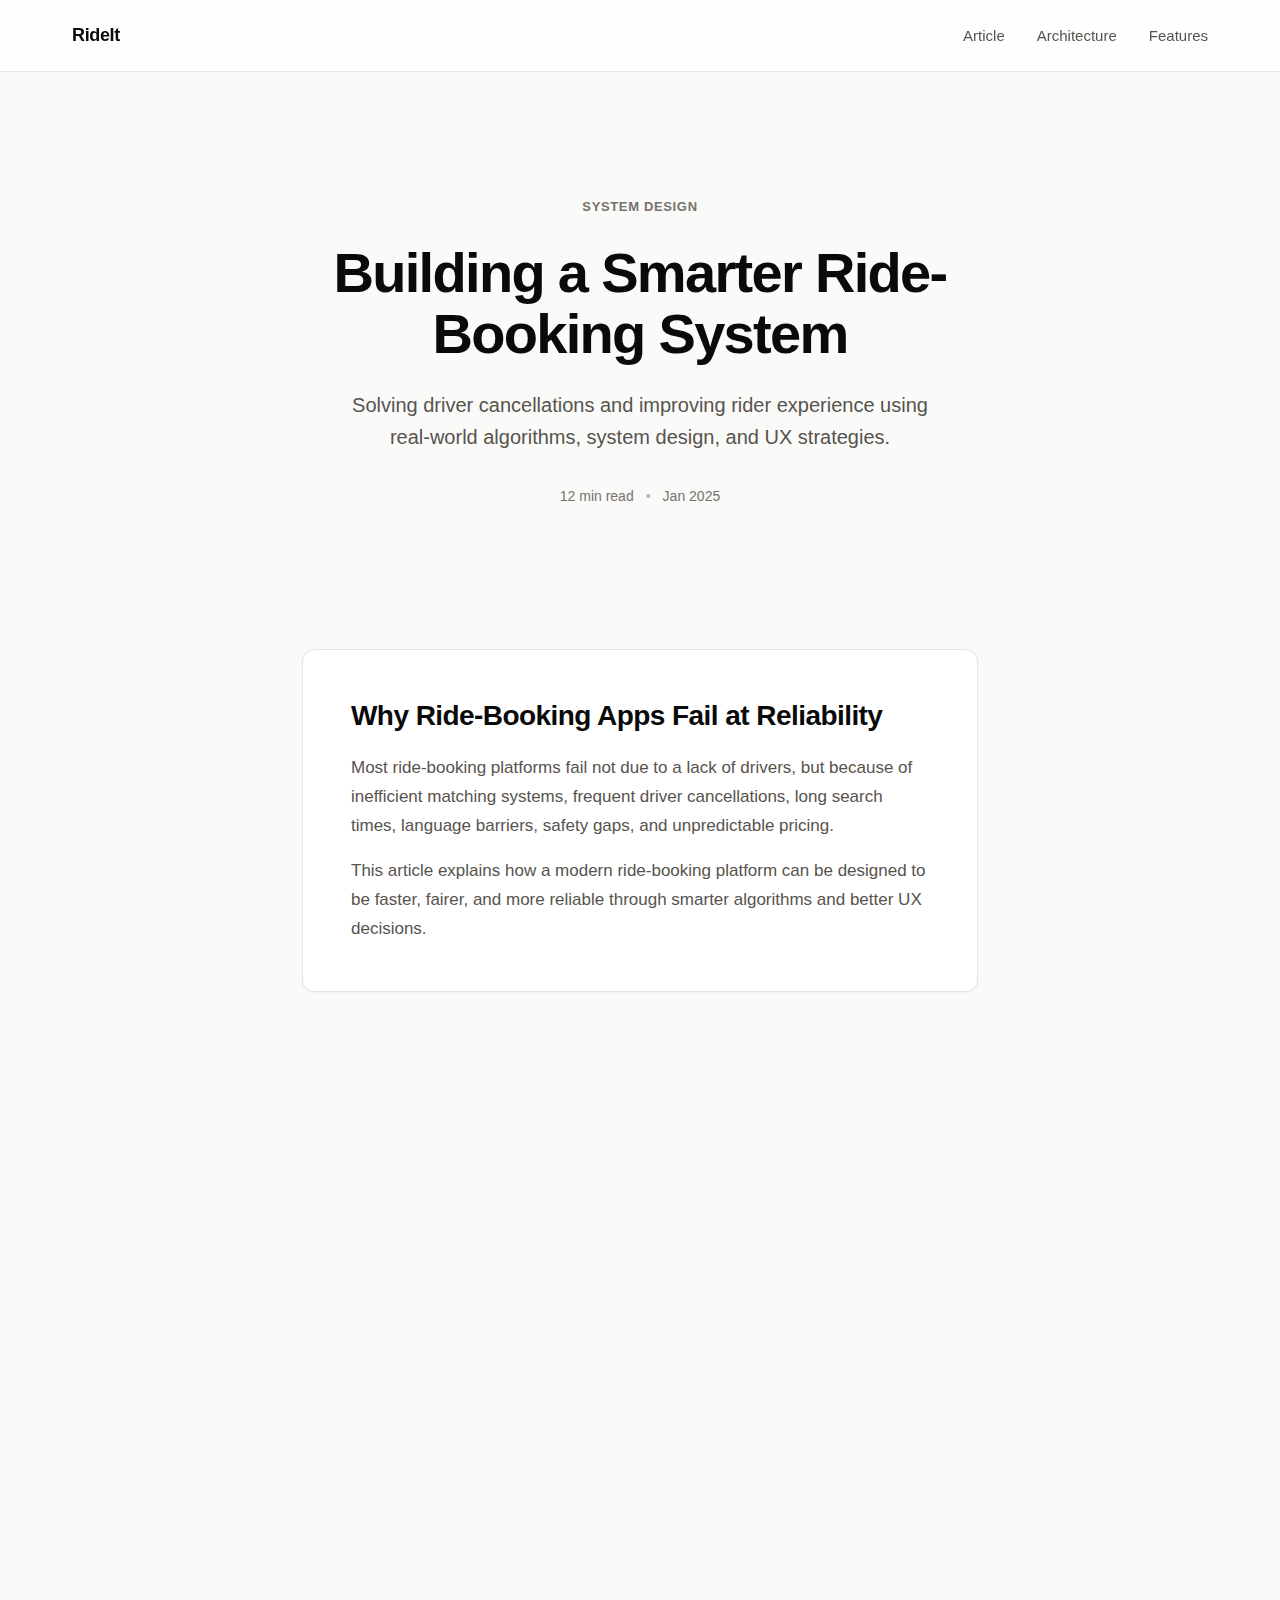
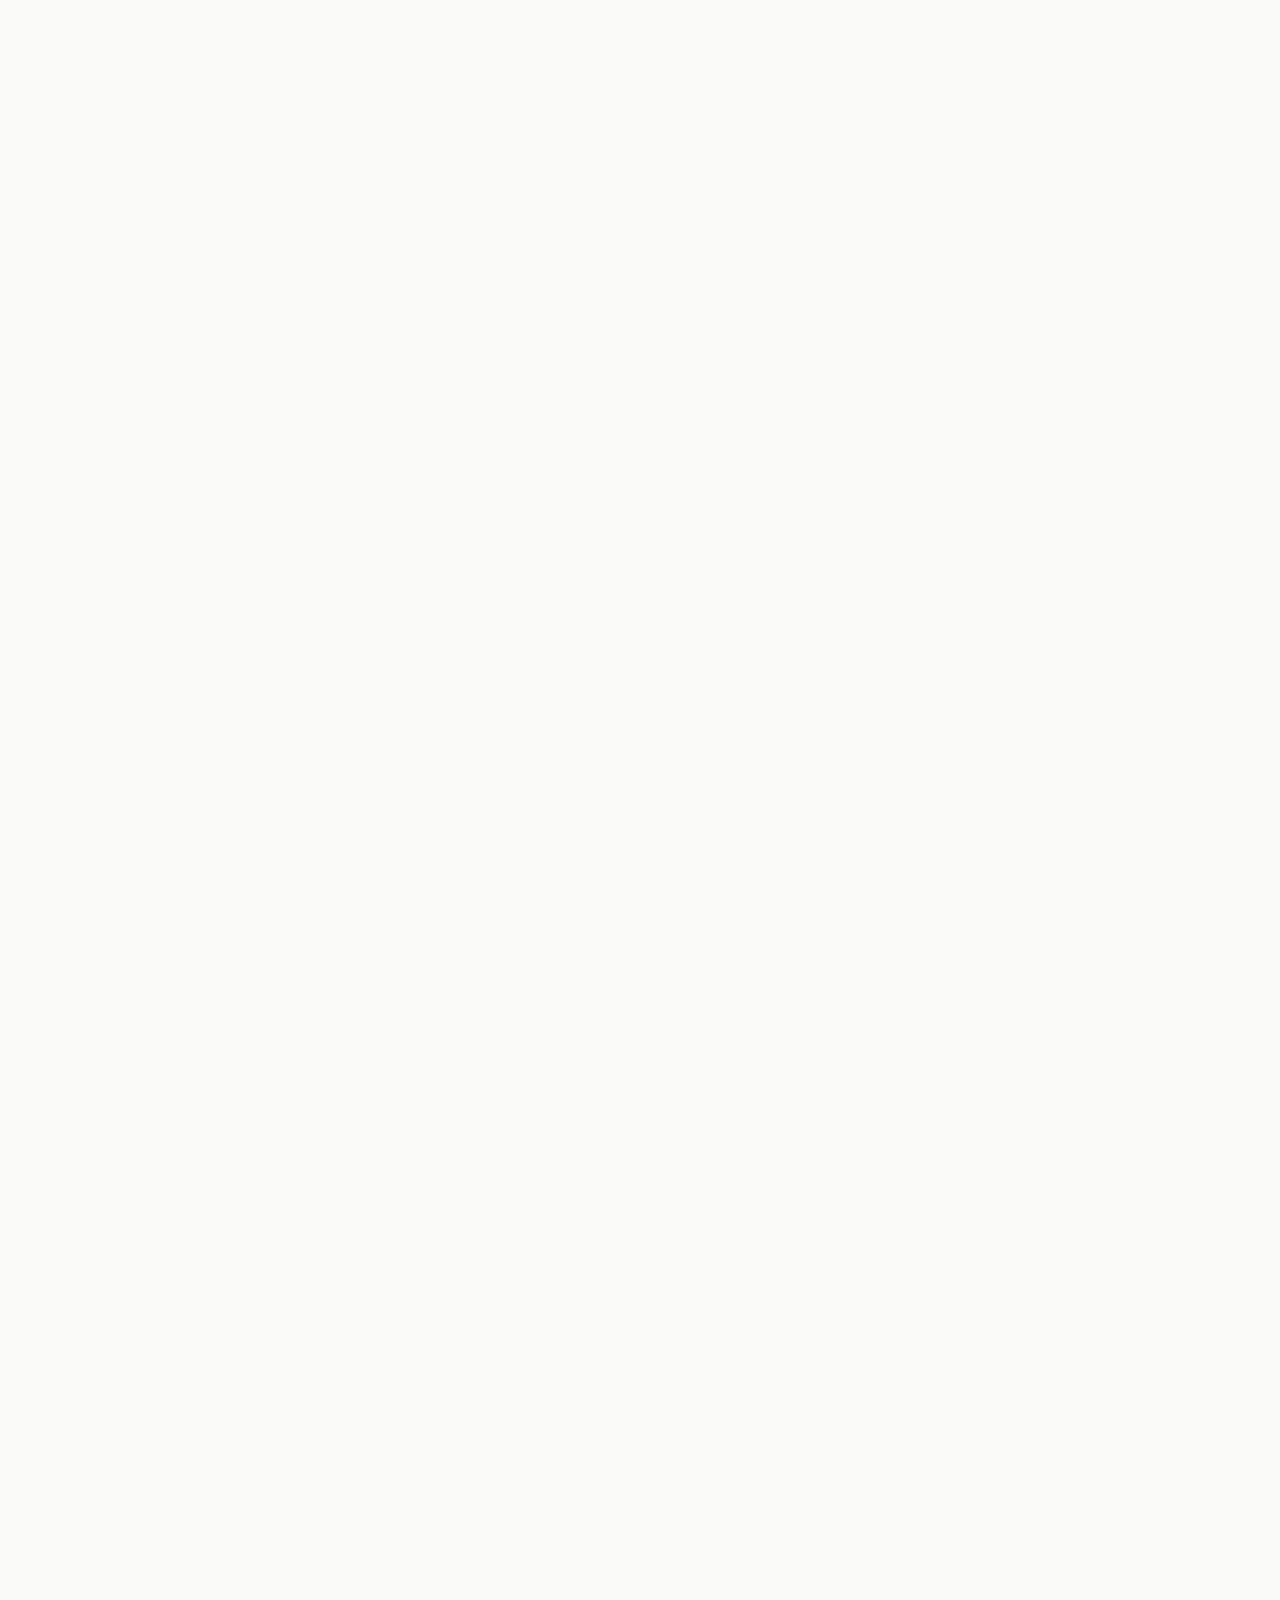
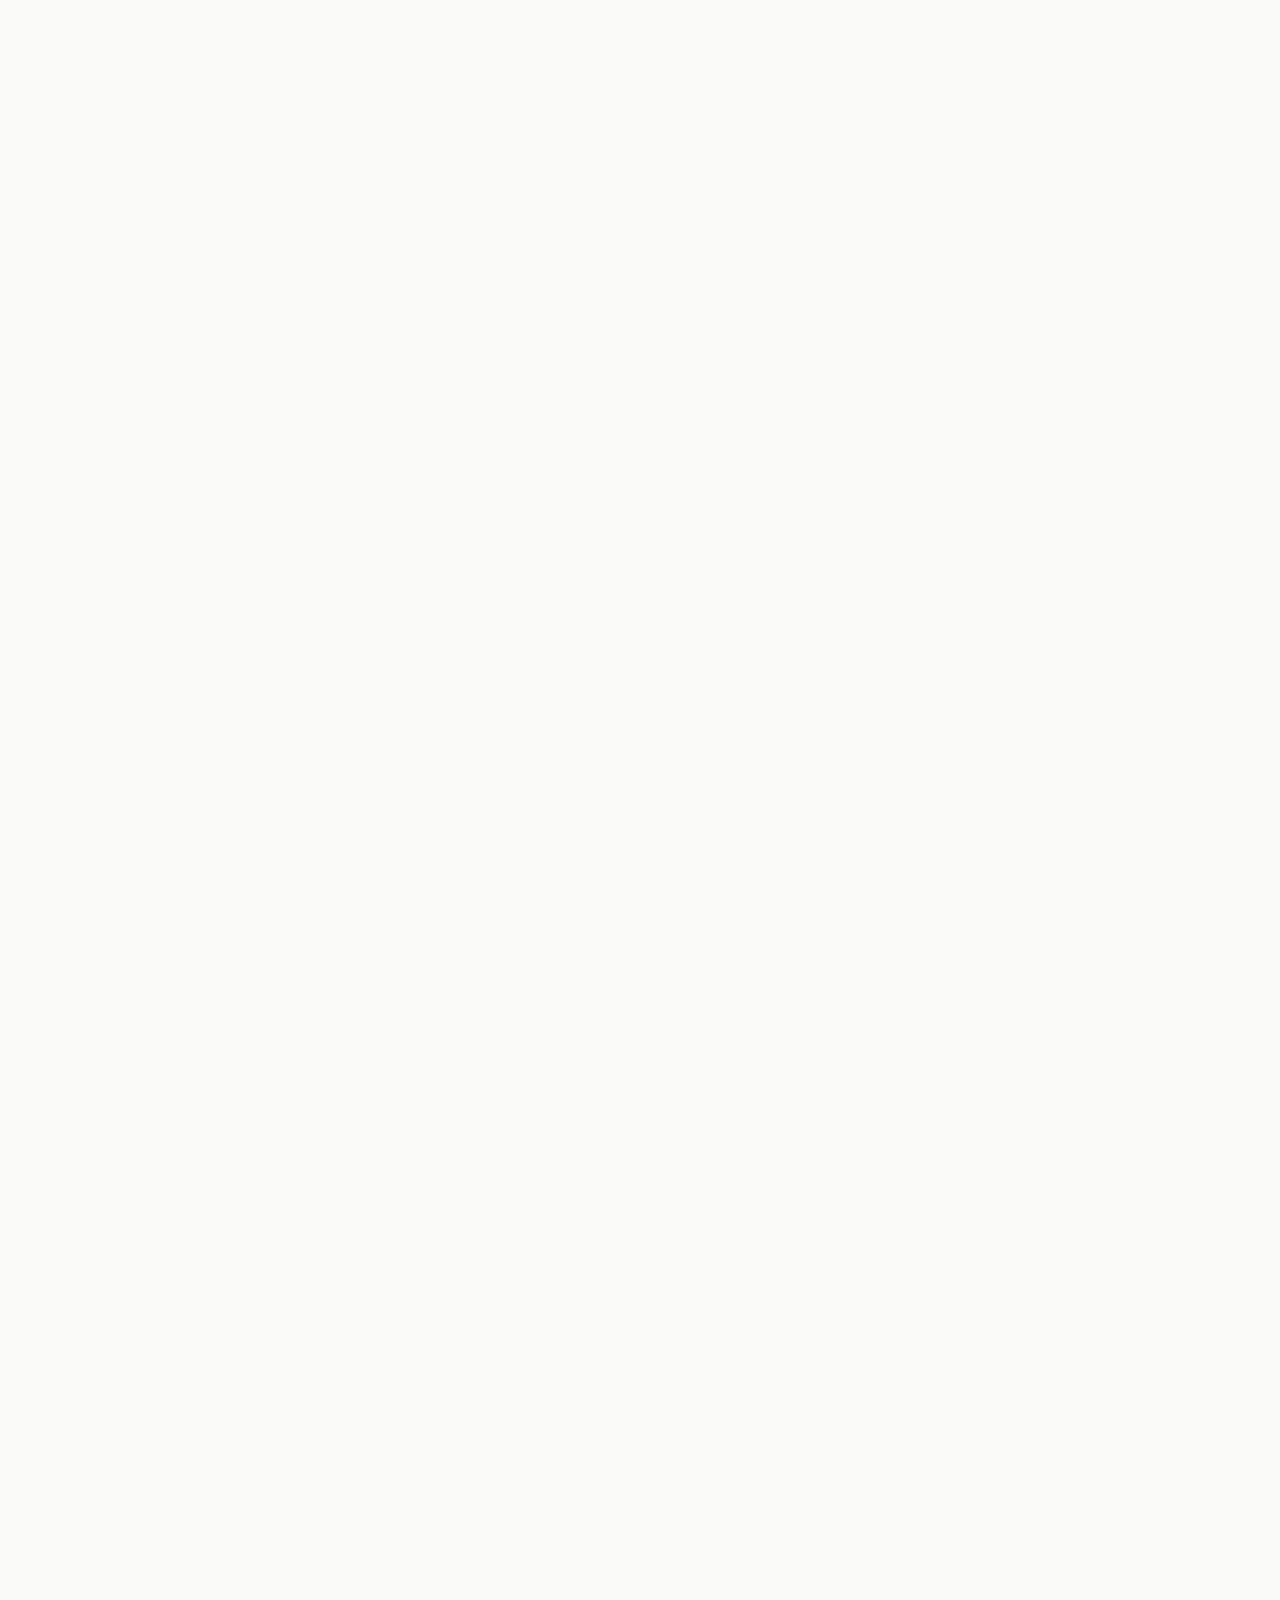
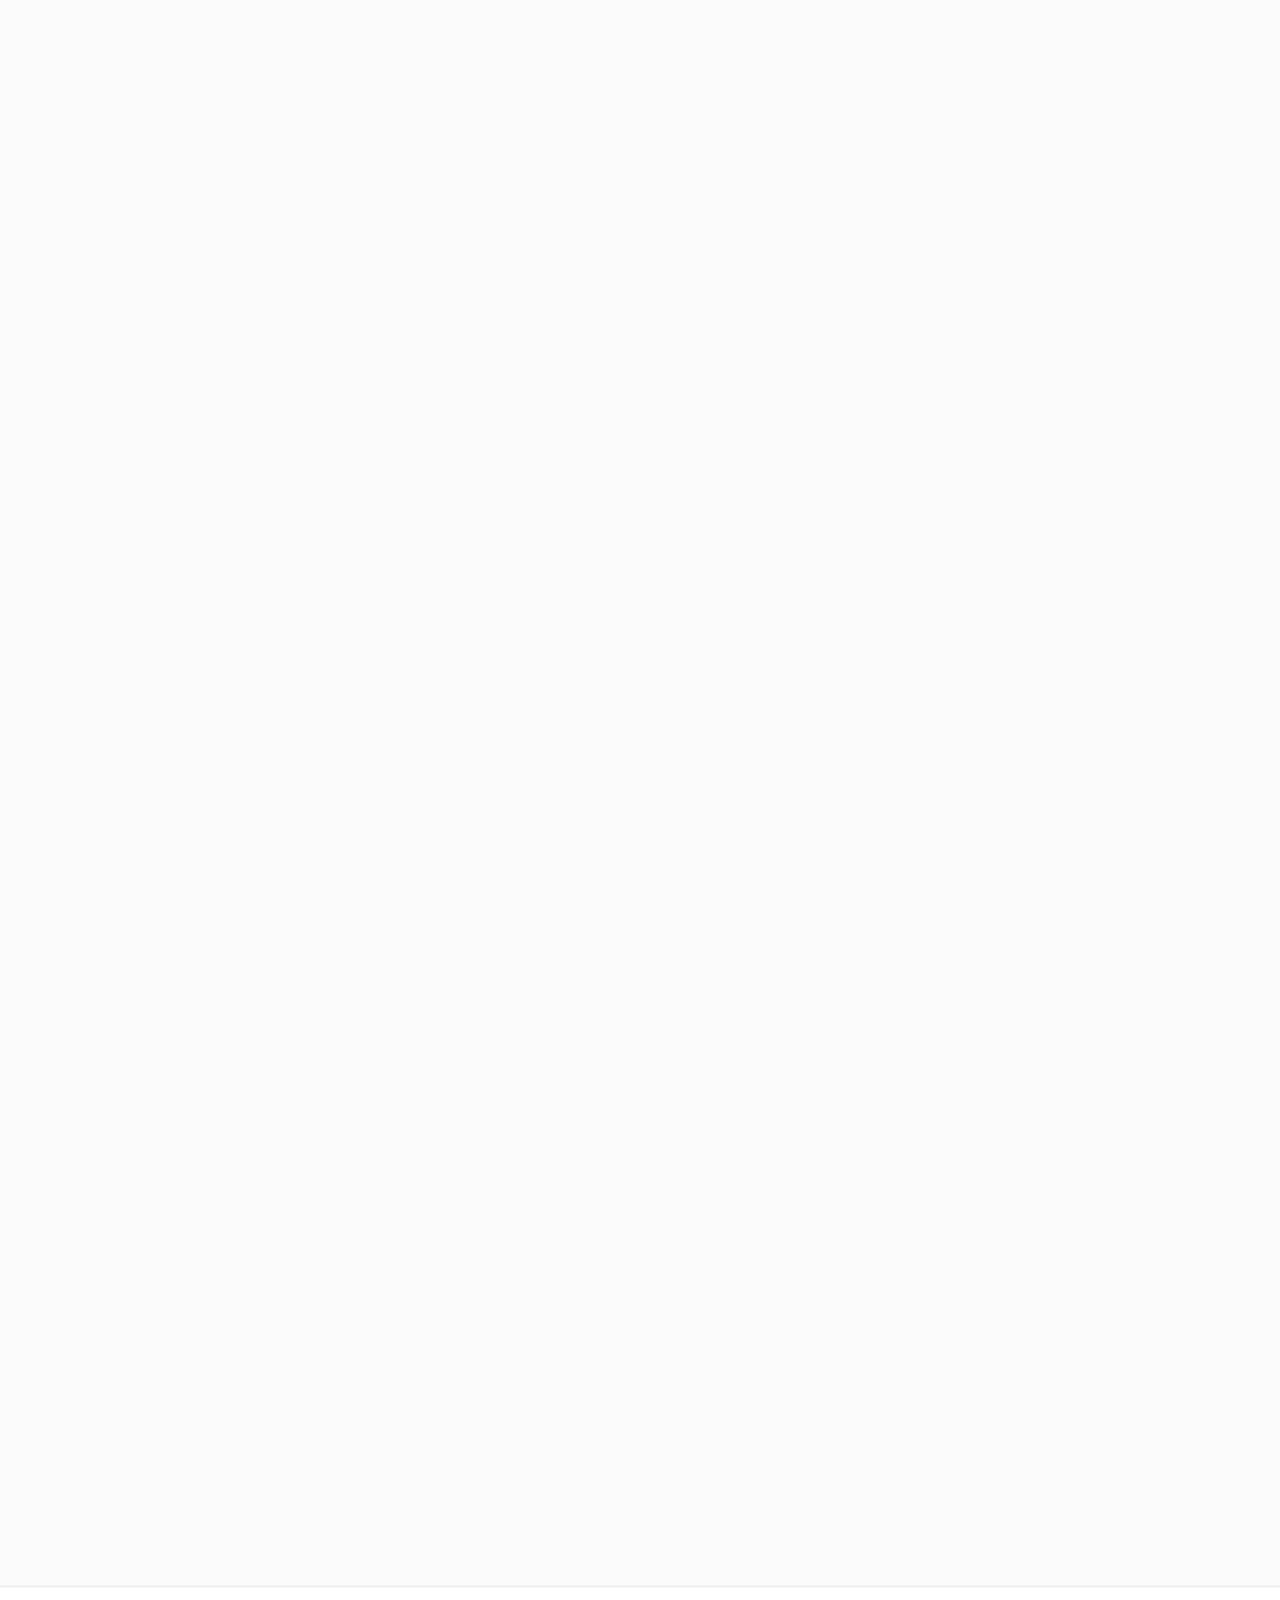
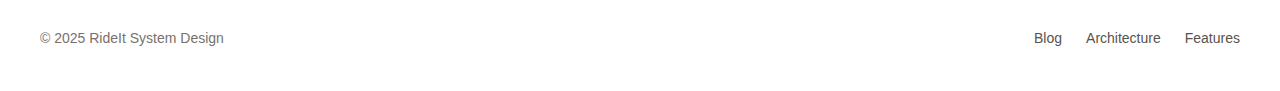
<file: index.html>
<!DOCTYPE html>
<html lang="en">
<head>
  <meta charset="UTF-8" />
  <meta name="viewport" content="width=device-width, initial-scale=1.0"/>
  <title>Smart Ride-Booking System Design</title>
  <meta name="description" content="Designing a reliable ride-booking system with smart matching, fair pricing, instant driver swap, and better UX.">
  <link rel="stylesheet" href="styles.css">
</head>
<body>

<!-- NAVBAR -->
<nav class="nav reveal">
  <div class="nav-container">
    <div class="logo">RideIt</div>
    <div class="nav-links">
      <a href="#blog">Article</a>
      <a href="#architecture">Architecture</a>
      <a href="#features">Features</a>
    </div>
  </div>
</nav>

<!-- HERO -->
<header class="hero reveal" id="hero">
  <div class="hero-container">
    <div class="hero-label">System Design</div>
    <h1 class="hero-title">Building a Smarter Ride-Booking System</h1>
    <p class="hero-subtitle">
      Solving driver cancellations and improving rider experience using
      real-world algorithms, system design, and UX strategies.
    </p>
    <div class="hero-meta">
      <span>12 min read</span>
      <span class="separator">•</span>
      <span>Jan 2025</span>
    </div>
  </div>
</header>

<!-- MAIN CONTENT -->
<main class="container" id="blog">

<!-- INTRO -->
<section class="card reveal">
  <h2>Why Ride-Booking Apps Fail at Reliability</h2>
  <p>
    Most ride-booking platforms fail not due to a lack of drivers, but because of
    inefficient matching systems, frequent driver cancellations, long search
    times, language barriers, safety gaps, and unpredictable pricing.
  </p>
  <p>
    This article explains how a modern ride-booking platform can be designed to
    be faster, fairer, and more reliable through smarter algorithms and better
    UX decisions.
  </p>
</section>

<!-- ARCHITECTURE -->
<section class="card reveal" id="architecture">
  <h2>High-Level System Architecture</h2>

  <div class="architecture">
    <div class="arch-node">
      <div class="arch-icon">📱</div>
      <div class="arch-label">Mobile App</div>
    </div>
    <div class="arch-arrow">↓</div>
    <div class="arch-node">
      <div class="arch-icon">🚪</div>
      <div class="arch-label">API Gateway</div>
    </div>
    <div class="arch-arrow">↓</div>
    <div class="arch-node highlight">
      <div class="arch-icon">⚡</div>
      <div class="arch-label">Matching Engine</div>
      <div class="arch-tech">Redis</div>
    </div>
    <div class="arch-arrow">↓</div>
    <div class="arch-node">
      <div class="arch-icon">🗄</div>
      <div class="arch-label">Ride & Pricing Service</div>
    </div>
    <div class="arch-arrow">↓</div>
    <div class="arch-node">
      <div class="arch-icon">🔔</div>
      <div class="arch-label">Notification & Chat</div>
    </div>
  </div>

  <p class="note">
    Redis enables ultra-fast real-time matching, while event-driven services
    ensure cancellations, swaps, and updates happen instantly.
  </p>
</section>

<!-- FEATURES -->
<section class="card reveal" id="features">
  <div class="feature-header">
    <div class="feature-icon">🚗</div>
    <h2>Smart Matching & Lock-In System</h2>
  </div>
  <p>
    Drivers accepting rides and cancelling later is one of the biggest trust
    breakers. A two-phase lock-in system ensures commitment.
  </p>

  <div class="feature-list">
    <div class="feature-item">
      <div class="feature-number">1</div>
      <div>
        <strong>Soft Lock</strong>
        <p>Driver confirms availability</p>
      </div>
    </div>
    <div class="feature-item">
      <div class="feature-number">2</div>
      <div>
        <strong>Hard Lock</strong>
        <p>Driver is locked and cannot accept other rides</p>
      </div>
    </div>
    <div class="feature-item">
      <div class="feature-number">3</div>
      <div>
        <strong>Confirmation Window</strong>
        <p>No response results in penalties</p>
      </div>
    </div>
  </div>

  <div class="flow-diagram">
    <div class="flow-step">SEARCH</div>
    <div class="flow-arrow">→</div>
    <div class="flow-step">OFFERED</div>
    <div class="flow-arrow">→</div>
    <div class="flow-step active">LOCKED</div>
    <div class="flow-arrow">→</div>
    <div class="flow-step">ONGOING</div>
  </div>

  <div class="callout">
    <div class="callout-icon">💡</div>
    <div>
      <strong>UX Insight</strong>
      <p>Showing "Driver confirming…" feels faster than a loading spinner.</p>
    </div>
  </div>

  <button class="btn-code" onclick="toggleCode('code1')">
    <span>View Algorithm</span>
    <svg width="16" height="16" viewBox="0 0 16 16" fill="none">
      <path d="M4 6L8 10L12 6" stroke="currentColor" stroke-width="2" stroke-linecap="round"/>
    </svg>
  </button>
  <pre id="code1" class="code"><code>matchDriver(ride):
  drivers = nearby drivers sorted by score
  for driver in drivers:
    send offer
    wait 7 seconds
    if accepted:
      lock driver
      if confirmed:
        start ride
      else:
        penalize driver</code></pre>
</section>

<section class="card reveal">
  <div class="feature-header">
    <div class="feature-icon">🚫</div>
    <h2>Auto-Removing Frequent Cancel Drivers</h2>
  </div>
  <p>
    Cancellation control should protect platform quality, not punish drivers.
    Repeated cancellations automatically reduce priority or trigger suspension.
  </p>

  <div class="table-container">
    <table>
      <thead>
        <tr>
          <th>Cancellation Rate</th>
          <th>System Action</th>
        </tr>
      </thead>
      <tbody>
        <tr>
          <td>&lt; 5%</td>
          <td><span class="badge success">Normal access</span></td>
        </tr>
        <tr>
          <td>5–10%</td>
          <td><span class="badge warning">Warning issued</span></td>
        </tr>
        <tr>
          <td>10–20%</td>
          <td><span class="badge alert">Reduced priority</span></td>
        </tr>
        <tr>
          <td>&gt; 20%</td>
          <td><span class="badge danger">Temporary suspension</span></td>
        </tr>
      </tbody>
    </table>
  </div>
</section>

<section class="card reveal">
  <div class="feature-header">
    <div class="feature-icon">⚖️</div>
    <h2>Fair Pricing Without Price Shock</h2>
  </div>
  <p>
    Users abandon bookings when prices change unexpectedly. A min–max pricing
    model ensures transparency while remaining flexible.
  </p>

  <button class="btn-code" onclick="toggleCode('code2')">
    <span>View Pricing Formula</span>
    <svg width="16" height="16" viewBox="0 0 16 16" fill="none">
      <path d="M4 6L8 10L12 6" stroke="currentColor" stroke-width="2" stroke-linecap="round"/>
    </svg>
  </button>
  <pre id="code2" class="code"><code>Base Fare = Distance × Rate + Time × Rate
Min Price = Base × 0.9
Max Price = Base × 1.2</code></pre>

  <div class="callout">
    <div class="callout-icon">🎯</div>
    <div>
      <strong>UX Principle</strong>
      <p>Transparency builds more trust than discounts.</p>
    </div>
  </div>
</section>

<section class="card reveal">
  <div class="feature-header">
    <div class="feature-icon">⚡</div>
    <h2>Instant Driver Swap (Zero-Wait UX)</h2>
  </div>
  <p>
    Backup drivers are pre-matched and stored in memory. If a driver cancels,
    the next driver is assigned instantly without restarting the search.
  </p>
  <div class="highlight-box">
    <p><strong>Result:</strong> Average recovery time reduced from 45s to &lt;2s</p>
  </div>
</section>

<section class="card reveal">
  <div class="feature-header">
    <div class="feature-icon">🚀</div>
    <h2>Multi-Driver Search</h2>
  </div>
  <p>
    Instead of sequential searches, ride requests are broadcast to multiple
    drivers simultaneously.
  </p>
  <div class="flow-diagram">
    <div class="flow-step">User Request</div>
    <div class="flow-arrow">→</div>
    <div class="flow-step highlight">10 Drivers</div>
    <div class="flow-arrow">→</div>
    <div class="flow-step active">1 Accept</div>
    <div class="flow-arrow">→</div>
    <div class="flow-step">Others Cancel</div>
  </div>
</section>

<section class="card reveal">
  <div class="feature-header">
    <div class="feature-icon">🌍</div>
    <h2>Auto Language Translation in Chat</h2>
  </div>
  <p>
    Language differences often cause confusion. Messages are automatically
    detected, translated, and delivered in the recipient's language.
  </p>
</section>

<section class="card reveal">
  <div class="feature-header">
    <div class="feature-icon">🛡️</div>
    <h2>Women- & Pet-Friendly Ride Options</h2>
  </div>
  <p>
    Safety and inclusivity are essential. Users can select verified
    women-friendly or pet-friendly drivers before booking.
  </p>
</section>

<section class="card reveal">
  <div class="feature-header">
    <div class="feature-icon">⭐</div>
    <h2>Driver Quality Score</h2>
  </div>
  <p>
    Drivers are ranked using a quality score that rewards good behavior and
    naturally deprioritizes poor performance.
  </p>

  <button class="btn-code" onclick="toggleCode('code3')">
    <span>View Algorithm</span>
    <svg width="16" height="16" viewBox="0 0 16 16" fill="none">
      <path d="M4 6L8 10L12 6" stroke="currentColor" stroke-width="2" stroke-linecap="round"/>
    </svg>
  </button>
  <pre id="code3" class="code"><code>Score =
  Rating × 0.4 +
  Acceptance Rate × 0.3 +
  (1 − Cancellation Rate) × 0.3</code></pre>
</section>

</main>

<!-- CONCLUSION -->
<section class="conclusion reveal" id="about">
  <div class="conclusion-container">
    <h2>Final Thoughts</h2>
    <p>
      Reliable ride-booking systems aren't built by adding more drivers —
      they're built with smarter algorithms, fair policies, and thoughtful UX
      that prioritizes trust and transparency at every touchpoint.
    </p>
  </div>
</section>

<footer class="footer">
  <div class="footer-content">
    <p>© 2025 RideIt System Design</p>
    <div class="footer-links">
      <a href="#blog">Blog</a>
      <a href="#architecture">Architecture</a>
      <a href="#features">Features</a>
    </div>
  </div>
</footer>

<script src="script.js"></script>
</body>
</html>
</file>
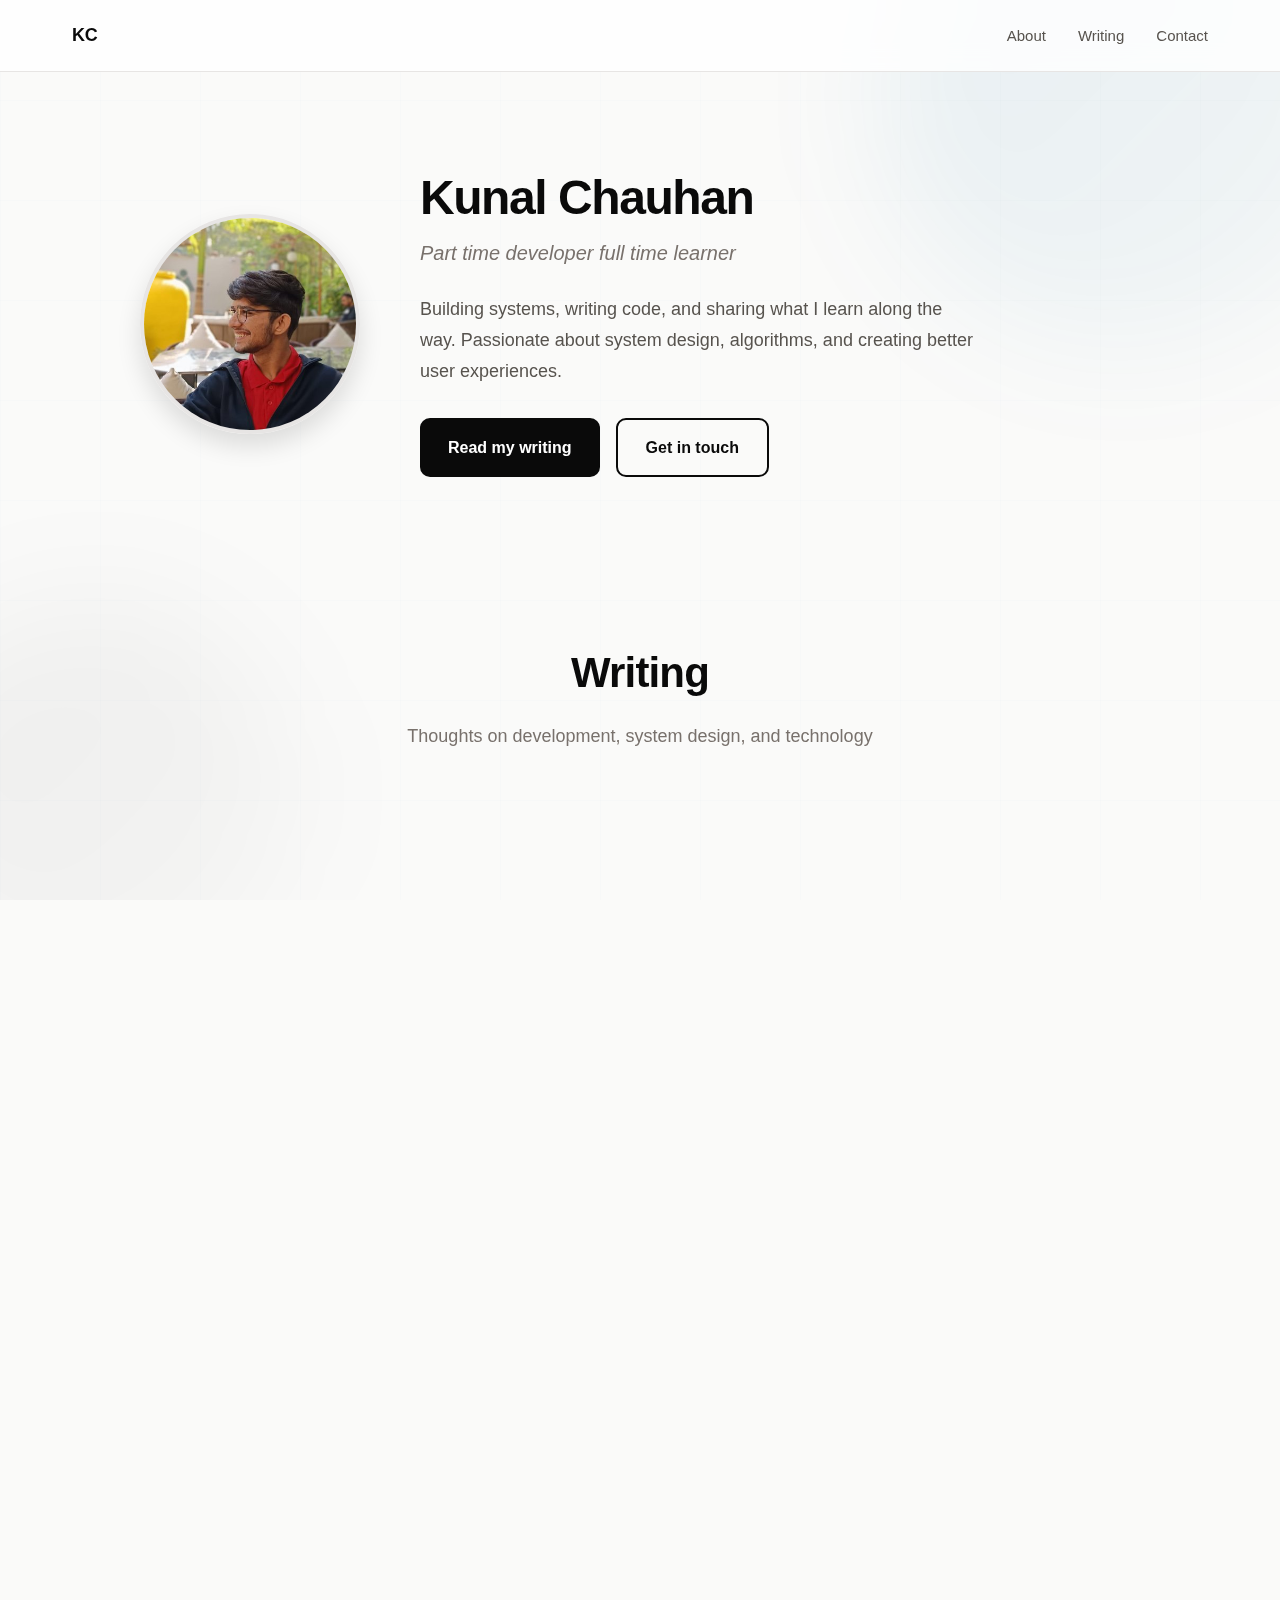
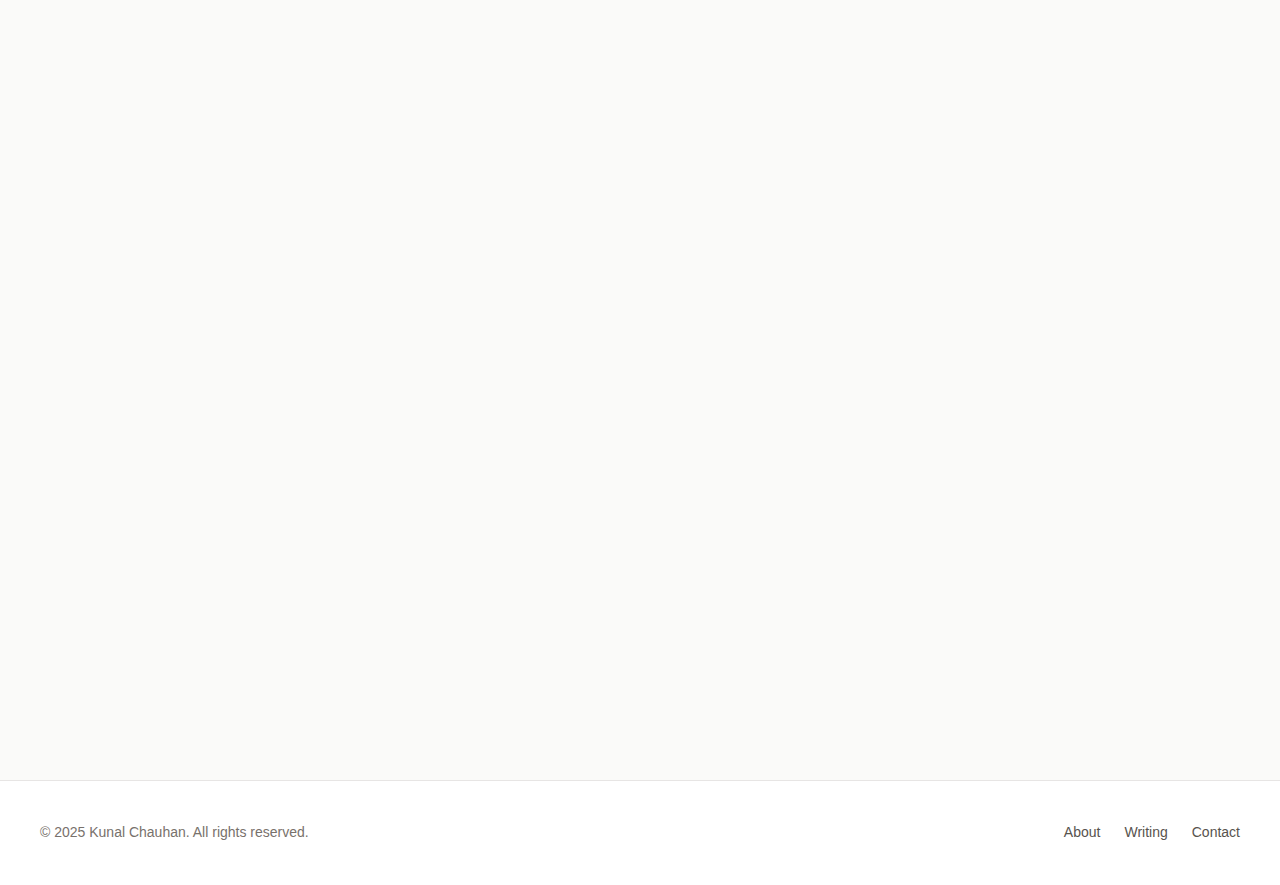
<file: home.html>
<!DOCTYPE html>
<html lang="en">
<head>
  <meta charset="UTF-8" />
  <meta name="viewport" content="width=device-width, initial-scale=1.0"/>
  <title>Kunal Chauhan - Developer Blog</title>
  <meta name="description" content="Part time developer full time learner. Sharing insights on system design, development, and technology.">
  <link rel="stylesheet" href="styles.css">
</head>
<body>

<!-- Added decorative background artwork -->
<div class="bg-artwork">
  <div class="artwork-circle artwork-circle-1"></div>
  <div class="artwork-circle artwork-circle-2"></div>
  <div class="artwork-grid"></div>
</div>

<!-- NAVBAR -->
<nav class="nav reveal">
  <div class="nav-container">
    <div class="logo">KC</div>
    <div class="nav-links">
      <a href="#about">About</a>
      <a href="#writing">Writing</a>
      <a href="#contact">Contact</a>
    </div>
  </div>
</nav>

<!-- HERO WITH PROFILE -->
<header class="home-hero reveal" id="about">
  <div class="home-hero-container">
    <div class="profile-section">
      <!-- Updated profile image to use provided photo -->
      <img src="./public/profile_x.jpg" alt="Profile" class="profile-image" />

      <div class="profile-content">
        <h1 class="profile-name">Kunal Chauhan</h1>
        <p class="profile-tagline">Part time developer full time learner</p>
        <p class="profile-bio">
          Building systems, writing code, and sharing what I learn along the way. 
          Passionate about system design, algorithms, and creating better user experiences.
        </p>
        <div class="profile-links">
          <a href="#writing" class="profile-link-btn">Read my writing</a>
          <a href="#contact" class="profile-link-outline">Get in touch</a>
        </div>
      </div>
    </div>
  </div>
</header>

<!-- BLOG POSTS -->
<main class="blog-container" id="writing">
  <div class="blog-header reveal">
    <h2 class="section-title">Writing</h2>
    <p class="section-subtitle">Thoughts on development, system design, and technology</p>
  </div>

  <div class="blog-grid">
    <!-- Featured Post -->
    <article class="blog-card featured reveal">
      <div class="blog-card-badge">Featured</div>
      <div class="blog-card-content">
        <div class="blog-card-meta">
          <span>Jan 2025</span>
          <span class="separator">•</span>
          <span>12 min read</span>
          <span class="separator">•</span>
          <span class="blog-tag">System Design</span>
        </div>
        <h3 class="blog-card-title">
          <a href="index.html">Building a Smarter Ride-Booking System</a>
        </h3>
        <p class="blog-card-excerpt">
          Solving driver cancellations and improving rider experience using real-world 
          algorithms, system design principles, and thoughtful UX strategies. Learn how 
          Redis, event-driven architecture, and smart matching can transform reliability.
        </p>
        <div class="blog-card-topics">
          <span class="topic-pill">Redis</span>
          <span class="topic-pill">Algorithms</span>
          <span class="topic-pill">UX Design</span>
          <span class="topic-pill">Microservices</span>
        </div>
      </div>
    </article>

    <!-- Placeholder Posts -->
    <article class="blog-card reveal">
      <div class="blog-card-content">
        <div class="blog-card-meta">
          <span>Coming soon</span>
        </div>
        <h3 class="blog-card-title">
          <a href="#">Optimizing Database Queries at Scale</a>
        </h3>
        <p class="blog-card-excerpt">
          Practical strategies for identifying bottlenecks, optimizing indexes, and 
          improving query performance in production databases.
        </p>
        <div class="blog-card-topics">
          <span class="topic-pill">Database</span>
          <span class="topic-pill">Performance</span>
        </div>
      </div>
    </article>

    <article class="blog-card reveal">
      <div class="blog-card-content">
        <div class="blog-card-meta">
          <span>Coming soon</span>
        </div>
        <h3 class="blog-card-title">
          <a href="#">Building Real-Time Features with WebSockets</a>
        </h3>
        <p class="blog-card-excerpt">
          A deep dive into implementing real-time communication, handling connection 
          reliability, and scaling WebSocket servers effectively.
        </p>
        <div class="blog-card-topics">
          <span class="topic-pill">WebSockets</span>
          <span class="topic-pill">Real-time</span>
        </div>
      </div>
    </article>

    <article class="blog-card reveal">
      <div class="blog-card-content">
        <div class="blog-card-meta">
          <span>Coming soon</span>
        </div>
        <h3 class="blog-card-title">
          <a href="#">API Design Best Practices</a>
        </h3>
        <p class="blog-card-excerpt">
          Learn how to design clean, intuitive APIs that developers love to use. 
          Covering REST principles, versioning, and error handling.
        </p>
        <div class="blog-card-topics">
          <span class="topic-pill">API</span>
          <span class="topic-pill">REST</span>
        </div>
      </div>
    </article>

    <article class="blog-card reveal">
      <div class="blog-card-content">
        <div class="blog-card-meta">
          <span>Coming soon</span>
        </div>
        <h3 class="blog-card-title">
          <a href="#">Understanding React Performance Optimization</a>
        </h3>
        <p class="blog-card-excerpt">
          Explore React rendering behavior, memo patterns, and practical techniques 
          to keep your applications fast and responsive.
        </p>
        <div class="blog-card-topics">
          <span class="topic-pill">React</span>
          <span class="topic-pill">Performance</span>
        </div>
      </div>
    </article>

    <article class="blog-card reveal">
      <div class="blog-card-content">
        <div class="blog-card-meta">
          <span>Coming soon</span>
        </div>
        <h3 class="blog-card-title">
          <a href="#">Microservices Communication Patterns</a>
        </h3>
        <p class="blog-card-excerpt">
          Compare synchronous vs asynchronous communication, message queues, and 
          event-driven architectures in distributed systems.
        </p>
        <div class="blog-card-topics">
          <span class="topic-pill">Microservices</span>
          <span class="topic-pill">Architecture</span>
        </div>
      </div>
    </article>
  </div>
</main>

<!-- CONTACT SECTION -->
<section class="contact-section reveal" id="contact">
  <div class="contact-container">
    <h2 class="section-title">Let's Connect</h2>
    <p class="contact-text">
      I'm always interested in hearing about new opportunities, collaborations, or just chatting about technology. 
      Feel free to reach out!
    </p>
    <div class="social-links">
      <!-- Updated all social links with real URLs -->
      <a href="mailto:kunal.dev.official07@gmail.com" class="social-link" title="Email">
        <svg width="24" height="24" viewBox="0 0 24 24" fill="none" stroke="currentColor" stroke-width="2">
          <path d="M4 4h16c1.1 0 2 .9 2 2v12c0 1.1-.9 2-2 2H4c-1.1 0-2-.9-2-2V6c0-1.1.9-2 2-2z"/>
          <polyline points="22,6 12,13 2,6"/>
        </svg>
        <span>Email</span>
      </a>
      <a href="https://github.com/Kunal28122004" class="social-link" title="GitHub" target="_blank" rel="noopener">
        <svg width="24" height="24" viewBox="0 0 24 24" fill="none" stroke="currentColor" stroke-width="2">
          <path d="M9 19c-5 1.5-5-2.5-7-3m14 6v-3.87a3.37 3.37 0 0 0-.94-2.61c3.14-.35 6.44-1.54 6.44-7A5.44 5.44 0 0 0 20 4.77 5.07 5.07 0 0 0 19.91 1S18.73.65 16 2.48a13.38 13.38 0 0 0-7 0C6.27.65 5.09 1 5.09 1A5.07 5.07 0 0 0 5 4.77a5.44 5.44 0 0 0-1.5 3.78c0 5.42 3.3 6.61 6.44 7A3.37 3.37 0 0 0 9 18.13V22"/>
        </svg>
        <span>GitHub</span>
      </a>
      <a href="https://www.linkedin.com/in/kunal-chauhan-626164296" class="social-link" title="LinkedIn" target="_blank" rel="noopener">
        <svg width="24" height="24" viewBox="0 0 24 24" fill="none" stroke="currentColor" stroke-width="2">
          <path d="M16 8a6 6 0 0 1 6 6v7h-4v-7a2 2 0 0 0-2-2 2 2 0 0 0-2 2v7h-4v-7a6 6 0 0 1 6-6z"/>
          <rect x="2" y="9" width="4" height="12"/>
          <circle cx="4" cy="4" r="2"/>
        </svg>
        <span>LinkedIn</span>
      </a>
      <a href="https://x.com/KunalChauh48311" class="social-link" title="Twitter" target="_blank" rel="noopener">
        <svg width="24" height="24" viewBox="0 0 24 24" fill="none" stroke="currentColor" stroke-width="2">
          <path d="M23 3a10.9 10.9 0 01-3.14 1.53 4.48 4.48 0 00-7.86 3v1A10.66 10.66 0 013 4s-4 9 5 13a11.64 11.64 0 01-7 2c9 5 20 0 20-11.5a4.5 4.5 0 00-.08-.83A7.72 7.72 0 0023 3z"/>
        </svg>
        <span>Twitter</span>
      </a>
    </div>
  </div>
</section>

<footer class="footer">
  <div class="footer-content">
    <p>&copy; 2025 Kunal Chauhan. All rights reserved.</p>
    <div class="footer-links">
      <a href="#about">About</a>
      <a href="#writing">Writing</a>
      <a href="#contact">Contact</a>
    </div>
  </div>
</footer>

<script src="script.js"></script>
</body>
</html>
</file>
<file: styles.css>
* {
  margin: 0;
  padding: 0;
  box-sizing: border-box;
}

:root {
  --color-bg: #fafaf9;
  --color-surface: #ffffff;
  --color-text: #1c1917;
  --color-text-secondary: #57534e;
  --color-text-muted: #78716c;
  --color-border: #e7e5e4;
  --color-accent: #0a0a0a;
  --color-accent-hover: #262626;
  --color-primary: #0369a1;
  --color-primary-light: #e0f2fe;
  --color-success: #15803d;
  --color-success-light: #dcfce7;
  --color-warning: #ca8a04;
  --color-warning-light: #fef9c3;
  --color-alert: #ea580c;
  --color-alert-light: #ffedd5;
  --color-danger: #dc2626;
  --color-danger-light: #fee2e2;

  --font-sans: -apple-system, BlinkMacSystemFont, "Segoe UI", Roboto, "Helvetica Neue", Arial, sans-serif;
  --font-mono: "SF Mono", Monaco, "Cascadia Code", "Roboto Mono", Consolas, monospace;

  --radius: 12px;
  --shadow-sm: 0 1px 2px rgba(0, 0, 0, 0.04);
  --shadow: 0 4px 12px rgba(0, 0, 0, 0.08);
  --shadow-lg: 0 12px 24px rgba(0, 0, 0, 0.12);
}

body {
  font-family: var(--font-sans);
  background: var(--color-bg);
  color: var(--color-text);
  line-height: 1.7;
  -webkit-font-smoothing: antialiased;
  -moz-osx-font-smoothing: grayscale;
  position: relative;
}

/* Added decorative background artwork */
.bg-artwork {
  position: fixed;
  top: 0;
  left: 0;
  width: 100%;
  height: 100%;
  overflow: hidden;
  z-index: -1;
  pointer-events: none;
}

.artwork-circle {
  position: absolute;
  border-radius: 50%;
  background: linear-gradient(135deg, rgba(3, 105, 161, 0.08) 0%, rgba(3, 105, 161, 0.03) 100%);
  filter: blur(60px);
  animation: float 20s ease-in-out infinite;
}

.artwork-circle-1 {
  width: 500px;
  height: 500px;
  top: -150px;
  right: -100px;
  animation-delay: 0s;
}

.artwork-circle-2 {
  width: 400px;
  height: 400px;
  bottom: -100px;
  left: -100px;
  animation-delay: 5s;
  background: linear-gradient(135deg, rgba(10, 10, 10, 0.05) 0%, rgba(10, 10, 10, 0.02) 100%);
}

.artwork-grid {
  position: absolute;
  top: 0;
  left: 0;
  width: 100%;
  height: 100%;
  background-image: linear-gradient(rgba(3, 105, 161, 0.03) 1px, transparent 1px),
    linear-gradient(90deg, rgba(3, 105, 161, 0.03) 1px, transparent 1px);
  background-size: 100px 100px;
  opacity: 0.4;
}

@keyframes float {
  0%,
  100% {
    transform: translate(0, 0) scale(1);
  }
  33% {
    transform: translate(30px, -30px) scale(1.1);
  }
  66% {
    transform: translate(-20px, 20px) scale(0.9);
  }
}

/* NAV */
.nav {
  position: sticky;
  top: 0;
  background: rgba(255, 255, 255, 0.8);
  backdrop-filter: blur(12px);
  border-bottom: 1px solid var(--color-border);
  z-index: 100;
  padding: 0;
}

.nav-container {
  max-width: 1200px;
  margin: 0 auto;
  padding: 20px 32px;
  display: flex;
  justify-content: space-between;
  align-items: center;
}

.logo {
  font-size: 18px;
  font-weight: 700;
  letter-spacing: -0.02em;
  color: var(--color-accent);
}

.nav-links {
  display: flex;
  gap: 32px;
}

.nav-links a {
  color: var(--color-text-secondary);
  text-decoration: none;
  font-size: 15px;
  font-weight: 500;
  transition: color 0.2s ease;
  position: relative;
}

.nav-links a:hover {
  color: var(--color-accent);
}

.nav-links a::after {
  content: "";
  position: absolute;
  bottom: -4px;
  left: 0;
  width: 0;
  height: 2px;
  background: var(--color-accent);
  transition: width 0.3s ease;
}

.nav-links a:hover::after {
  width: 100%;
}

/* HERO */
.hero {
  padding: 120px 32px 80px;
  max-width: 900px;
  margin: 0 auto;
  text-align: center;
}

.hero-container {
  max-width: 740px;
  margin: 0 auto;
}

.hero-label {
  display: inline-block;
  font-size: 13px;
  font-weight: 600;
  letter-spacing: 0.05em;
  text-transform: uppercase;
  color: var(--color-text-muted);
  margin-bottom: 24px;
}

.hero-title {
  font-size: clamp(36px, 5vw, 56px);
  font-weight: 700;
  letter-spacing: -0.03em;
  line-height: 1.1;
  margin-bottom: 24px;
  color: var(--color-accent);
}

.hero-subtitle {
  font-size: 20px;
  line-height: 1.6;
  color: var(--color-text-secondary);
  margin-bottom: 32px;
  max-width: 620px;
  margin-left: auto;
  margin-right: auto;
}

.hero-meta {
  display: flex;
  justify-content: center;
  align-items: center;
  gap: 12px;
  font-size: 14px;
  color: var(--color-text-muted);
}

.separator {
  opacity: 0.5;
}

/* CONTENT */
.container {
  max-width: 740px;
  margin: 0 auto;
  padding: 60px 32px 120px;
}

.card {
  background: var(--color-surface);
  padding: 48px;
  margin-bottom: 24px;
  border-radius: var(--radius);
  border: 1px solid var(--color-border);
  box-shadow: var(--shadow-sm);
}

.card h2 {
  font-size: 28px;
  font-weight: 700;
  letter-spacing: -0.02em;
  line-height: 1.3;
  margin-bottom: 20px;
  color: var(--color-accent);
}

.card p {
  font-size: 17px;
  line-height: 1.7;
  color: var(--color-text-secondary);
  margin-bottom: 16px;
}

.card p:last-child {
  margin-bottom: 0;
}

.note {
  font-size: 15px;
  color: var(--color-text-muted);
  font-style: italic;
  margin-top: 24px;
}

/* ARCHITECTURE */
.architecture {
  display: flex;
  flex-direction: column;
  gap: 8px;
  margin: 32px 0;
}

.arch-node {
  background: var(--color-bg);
  border: 2px solid var(--color-border);
  border-radius: 10px;
  padding: 20px 24px;
  text-align: center;
  transition: all 0.3s ease;
}

.arch-node:hover {
  border-color: var(--color-primary);
  background: var(--color-primary-light);
  transform: translateY(-2px);
}

.arch-node.highlight {
  background: var(--color-primary-light);
  border-color: var(--color-primary);
}

.arch-icon {
  font-size: 32px;
  margin-bottom: 8px;
}

.arch-label {
  font-weight: 600;
  font-size: 16px;
  color: var(--color-text);
}

.arch-tech {
  font-size: 13px;
  color: var(--color-text-muted);
  margin-top: 4px;
  font-family: var(--font-mono);
}

.arch-arrow {
  text-align: center;
  font-size: 24px;
  color: var(--color-text-muted);
  padding: 4px 0;
}

/* FEATURE */
.feature-header {
  display: flex;
  align-items: center;
  gap: 16px;
  margin-bottom: 20px;
}

.feature-icon {
  font-size: 36px;
  line-height: 1;
}

.feature-list {
  display: flex;
  flex-direction: column;
  gap: 16px;
  margin: 28px 0;
}

.feature-item {
  display: flex;
  gap: 20px;
  align-items: flex-start;
  padding: 20px;
  background: var(--color-bg);
  border-radius: 8px;
  border: 1px solid var(--color-border);
}

.feature-number {
  flex-shrink: 0;
  width: 32px;
  height: 32px;
  background: var(--color-accent);
  color: white;
  border-radius: 50%;
  display: flex;
  align-items: center;
  justify-content: center;
  font-weight: 700;
  font-size: 14px;
}

.feature-item strong {
  display: block;
  font-size: 16px;
  font-weight: 600;
  color: var(--color-text);
  margin-bottom: 4px;
}

.feature-item p {
  font-size: 15px;
  color: var(--color-text-muted);
  margin: 0;
}

/* FLOW DIAGRAM */
.flow-diagram {
  display: flex;
  align-items: center;
  justify-content: center;
  gap: 12px;
  margin: 32px 0;
  flex-wrap: wrap;
}

.flow-step {
  padding: 12px 20px;
  background: var(--color-bg);
  border: 2px solid var(--color-border);
  border-radius: 8px;
  font-weight: 600;
  font-size: 14px;
  color: var(--color-text-secondary);
  white-space: nowrap;
}

.flow-step.active {
  background: var(--color-primary-light);
  border-color: var(--color-primary);
  color: var(--color-primary);
}

.flow-step.highlight {
  background: var(--color-success-light);
  border-color: var(--color-success);
  color: var(--color-success);
}

.flow-arrow {
  font-size: 20px;
  color: var(--color-text-muted);
  font-weight: 700;
}

/* CALLOUT */
.callout {
  display: flex;
  gap: 16px;
  background: var(--color-primary-light);
  border-left: 3px solid var(--color-primary);
  padding: 20px;
  border-radius: 6px;
  margin: 28px 0;
}

.callout-icon {
  font-size: 24px;
  line-height: 1;
  flex-shrink: 0;
}

.callout strong {
  display: block;
  font-size: 15px;
  font-weight: 600;
  color: var(--color-text);
  margin-bottom: 4px;
}

.callout p {
  font-size: 15px;
  color: var(--color-text-secondary);
  margin: 0;
}

/* HIGHLIGHT BOX */
.highlight-box {
  background: var(--color-success-light);
  border-left: 3px solid var(--color-success);
  padding: 20px;
  border-radius: 6px;
  margin-top: 20px;
}

.highlight-box p {
  margin: 0;
  color: var(--color-success);
  font-weight: 600;
}

/* CODE BUTTON */
.btn-code {
  display: inline-flex;
  align-items: center;
  gap: 8px;
  padding: 12px 20px;
  background: var(--color-accent);
  color: white;
  border: none;
  border-radius: 8px;
  font-size: 14px;
  font-weight: 600;
  font-family: var(--font-sans);
  cursor: pointer;
  transition: all 0.2s ease;
  margin-top: 20px;
}

.btn-code:hover {
  background: var(--color-accent-hover);
  transform: translateY(-1px);
  box-shadow: var(--shadow);
}

.btn-code svg {
  transition: transform 0.3s ease;
}

.btn-code:hover svg {
  transform: translateY(2px);
}

/* CODE */
.code {
  display: none;
  background: #0a0a0a;
  color: #e5e7eb;
  padding: 24px;
  border-radius: 10px;
  margin-top: 16px;
  font-size: 14px;
  line-height: 1.7;
  overflow-x: auto;
  font-family: var(--font-mono);
  border: 1px solid #262626;
}

.code code {
  font-family: var(--font-mono);
}

/* TABLE */
.table-container {
  margin: 28px 0;
  overflow-x: auto;
  border-radius: 8px;
  border: 1px solid var(--color-border);
}

table {
  width: 100%;
  border-collapse: collapse;
}

thead {
  background: var(--color-bg);
}

th {
  padding: 16px 20px;
  font-size: 14px;
  font-weight: 600;
  text-align: left;
  color: var(--color-text);
  border-bottom: 2px solid var(--color-border);
}

td {
  padding: 16px 20px;
  font-size: 15px;
  color: var(--color-text-secondary);
  border-bottom: 1px solid var(--color-border);
}

tr:last-child td {
  border-bottom: none;
}

.badge {
  display: inline-block;
  padding: 4px 12px;
  border-radius: 6px;
  font-size: 13px;
  font-weight: 600;
}

.badge.success {
  background: var(--color-success-light);
  color: var(--color-success);
}

.badge.warning {
  background: var(--color-warning-light);
  color: var(--color-warning);
}

.badge.alert {
  background: var(--color-alert-light);
  color: var(--color-alert);
}

.badge.danger {
  background: var(--color-danger-light);
  color: var(--color-danger);
}

/* CONCLUSION */
.conclusion {
  background: var(--color-accent);
  color: white;
  padding: 80px 32px;
  text-align: center;
}

.conclusion-container {
  max-width: 740px;
  margin: 0 auto;
}

.conclusion h2 {
  font-size: 36px;
  font-weight: 700;
  letter-spacing: -0.02em;
  margin-bottom: 24px;
  color: white;
}

.conclusion p {
  font-size: 18px;
  line-height: 1.7;
  color: rgba(255, 255, 255, 0.9);
  margin: 0;
}

/* FOOTER */
.footer {
  background: var(--color-surface);
  border-top: 1px solid var(--color-border);
  padding: 40px 32px;
}

.footer-content {
  max-width: 1200px;
  margin: 0 auto;
  display: flex;
  justify-content: space-between;
  align-items: center;
  flex-wrap: wrap;
  gap: 20px;
}

.footer p {
  font-size: 14px;
  color: var(--color-text-muted);
  margin: 0;
}

.footer-links {
  display: flex;
  gap: 24px;
}

.footer-links a {
  font-size: 14px;
  color: var(--color-text-secondary);
  text-decoration: none;
  transition: color 0.2s ease;
}

.footer-links a:hover {
  color: var(--color-accent);
}

/* REVEAL ANIMATIONS */
.reveal {
  opacity: 0;
  transform: translateY(30px);
  transition: opacity 0.6s cubic-bezier(0.16, 1, 0.3, 1), transform 0.6s cubic-bezier(0.16, 1, 0.3, 1);
}

.reveal.in-view {
  opacity: 1;
  transform: translateY(0);
}

/* RESPONSIVE */
@media (max-width: 768px) {
  .nav-container {
    padding: 16px 20px;
  }

  .nav-links {
    gap: 20px;
  }

  .nav-links a {
    font-size: 14px;
  }

  .hero {
    padding: 80px 20px 60px;
  }

  .hero-title {
    font-size: 36px;
  }

  .hero-subtitle {
    font-size: 18px;
  }

  .container {
    padding: 40px 20px 80px;
  }

  .card {
    padding: 32px 24px;
  }

  .card h2 {
    font-size: 24px;
  }

  .card p {
    font-size: 16px;
  }

  .feature-header {
    flex-direction: column;
    align-items: flex-start;
    gap: 12px;
  }

  .flow-diagram {
    flex-direction: column;
    gap: 8px;
  }

  .flow-arrow {
    transform: rotate(90deg);
  }

  .conclusion {
    padding: 60px 20px;
  }

  .conclusion h2 {
    font-size: 28px;
  }

  .conclusion p {
    font-size: 16px;
  }

  .footer-content {
    flex-direction: column;
    text-align: center;
  }
}

/* REDUCED MOTION */
@media (prefers-reduced-motion: reduce) {
  *,
  *::before,
  *::after {
    animation: none !important;
    transition: none !important;
  }
}

/* HOME PAGE STYLES */

/* Home Hero */
.home-hero {
  padding: 100px 32px 80px;
  /* Removed gradient background to show artwork */
  background: transparent;
  position: relative;
}

.home-hero-container {
  max-width: 1000px;
  margin: 0 auto;
}

.profile-section {
  display: flex;
  align-items: center;
  gap: 60px;
}

.profile-image {
  width: 220px;
  height: 220px;
  border-radius: 50%;
  object-fit: cover;
  border: 4px solid var(--color-border);
  box-shadow: var(--shadow-lg);
  flex-shrink: 0;
}

.profile-content {
  flex: 1;
}

.profile-name {
  font-size: 48px;
  font-weight: 700;
  letter-spacing: -0.03em;
  line-height: 1.1;
  margin-bottom: 12px;
  color: var(--color-accent);
}

.profile-tagline {
  font-size: 20px;
  color: var(--color-text-muted);
  font-style: italic;
  margin-bottom: 24px;
  font-weight: 500;
}

.profile-bio {
  font-size: 18px;
  line-height: 1.7;
  color: var(--color-text-secondary);
  margin-bottom: 32px;
  max-width: 560px;
}

.profile-links {
  display: flex;
  gap: 16px;
  flex-wrap: wrap;
}

.profile-link-btn,
.profile-link-outline {
  display: inline-flex;
  align-items: center;
  padding: 14px 28px;
  border-radius: 10px;
  font-size: 16px;
  font-weight: 600;
  text-decoration: none;
  transition: all 0.2s ease;
}

.profile-link-btn {
  background: var(--color-accent);
  color: white;
}

.profile-link-btn:hover {
  background: var(--color-accent-hover);
  transform: translateY(-2px);
  box-shadow: var(--shadow);
}

.profile-link-outline {
  background: transparent;
  color: var(--color-accent);
  border: 2px solid var(--color-accent);
}

.profile-link-outline:hover {
  background: var(--color-accent);
  color: white;
  transform: translateY(-2px);
}

/* Blog Container */
.blog-container {
  max-width: 1200px;
  margin: 0 auto;
  padding: 80px 32px 100px;
}

.blog-header {
  text-align: center;
  margin-bottom: 64px;
}

.section-title {
  font-size: 42px;
  font-weight: 700;
  letter-spacing: -0.02em;
  margin-bottom: 12px;
  color: var(--color-accent);
}

.section-subtitle {
  font-size: 18px;
  color: var(--color-text-muted);
}

/* Blog Grid */
.blog-grid {
  display: grid;
  grid-template-columns: repeat(auto-fill, minmax(340px, 1fr));
  gap: 32px;
}

.blog-card {
  background: var(--color-surface);
  border: 1px solid var(--color-border);
  border-radius: var(--radius);
  overflow: hidden;
  transition: all 0.3s cubic-bezier(0.16, 1, 0.3, 1);
  position: relative;
  display: flex;
  flex-direction: column;
}

.blog-card:hover {
  transform: translateY(-4px);
  box-shadow: var(--shadow-lg);
  border-color: var(--color-accent);
}

.blog-card.featured {
  grid-column: span 2;
  background: linear-gradient(135deg, var(--color-primary-light) 0%, var(--color-surface) 100%);
  border: 2px solid var(--color-primary);
}

.blog-card-badge {
  position: absolute;
  top: 20px;
  right: 20px;
  background: var(--color-primary);
  color: white;
  padding: 6px 14px;
  border-radius: 6px;
  font-size: 12px;
  font-weight: 700;
  text-transform: uppercase;
  letter-spacing: 0.05em;
}

.blog-card-content {
  padding: 32px;
  display: flex;
  flex-direction: column;
  gap: 16px;
  flex: 1;
}

.blog-card-meta {
  display: flex;
  align-items: center;
  gap: 8px;
  font-size: 13px;
  color: var(--color-text-muted);
  flex-wrap: wrap;
}

.blog-tag {
  background: var(--color-bg);
  padding: 4px 10px;
  border-radius: 4px;
  font-weight: 600;
  color: var(--color-text);
}

.blog-card-title {
  font-size: 22px;
  font-weight: 700;
  letter-spacing: -0.02em;
  line-height: 1.3;
  margin: 0;
}

.blog-card-title a {
  color: var(--color-accent);
  text-decoration: none;
  transition: color 0.2s ease;
}

.blog-card-title a:hover {
  color: var(--color-primary);
}

.blog-card-excerpt {
  font-size: 15px;
  line-height: 1.6;
  color: var(--color-text-secondary);
  margin: 0;
  flex: 1;
}

.blog-card-topics {
  display: flex;
  flex-wrap: wrap;
  gap: 8px;
  margin-top: auto;
  padding-top: 8px;
}

.topic-pill {
  font-size: 12px;
  font-weight: 600;
  padding: 6px 12px;
  background: var(--color-bg);
  border: 1px solid var(--color-border);
  border-radius: 20px;
  color: var(--color-text-secondary);
  transition: all 0.2s ease;
}

.blog-card:hover .topic-pill {
  background: var(--color-accent);
  color: white;
  border-color: var(--color-accent);
}

/* Contact Section */
.contact-section {
  background: var(--color-accent);
  color: white;
  padding: 80px 32px;
  text-align: center;
  position: relative;
  overflow: hidden;
}

/* Added subtle pattern to contact section */
.contact-section::before {
  content: "";
  position: absolute;
  top: 0;
  left: 0;
  right: 0;
  bottom: 0;
  background-image: linear-gradient(rgba(255, 255, 255, 0.05) 1px, transparent 1px),
    linear-gradient(90deg, rgba(255, 255, 255, 0.05) 1px, transparent 1px);
  background-size: 50px 50px;
  opacity: 0.3;
  pointer-events: none;
}

.contact-container {
  max-width: 740px;
  margin: 0 auto;
  position: relative;
  z-index: 1;
}

.contact-section .section-title {
  color: white;
  margin-bottom: 16px;
}

.contact-text {
  font-size: 18px;
  line-height: 1.7;
  color: rgba(255, 255, 255, 0.9);
  margin-bottom: 40px;
}

.social-links {
  display: flex;
  justify-content: center;
  gap: 16px;
  flex-wrap: wrap;
}

.social-link {
  display: flex;
  align-items: center;
  gap: 10px;
  padding: 14px 24px;
  background: rgba(255, 255, 255, 0.1);
  border: 2px solid rgba(255, 255, 255, 0.2);
  border-radius: 10px;
  color: white;
  text-decoration: none;
  font-size: 15px;
  font-weight: 600;
  transition: all 0.3s ease;
  backdrop-filter: blur(10px);
}

.social-link:hover {
  background: white;
  color: var(--color-accent);
  border-color: white;
  transform: translateY(-2px);
  box-shadow: 0 8px 20px rgba(0, 0, 0, 0.2);
}

.social-link svg {
  flex-shrink: 0;
}

/* RESPONSIVE - Home Page */
@media (max-width: 968px) {
  .blog-card.featured {
    grid-column: span 1;
  }

  /* Adjust artwork for tablets */
  .artwork-circle-1 {
    width: 350px;
    height: 350px;
  }

  .artwork-circle-2 {
    width: 300px;
    height: 300px;
  }
}

@media (max-width: 768px) {
  .home-hero {
    padding: 80px 20px 60px;
  }

  .profile-section {
    flex-direction: column;
    text-align: center;
    gap: 32px;
  }

  .profile-image {
    width: 180px;
    height: 180px;
  }

  .profile-name {
    font-size: 36px;
  }

  .profile-tagline {
    font-size: 18px;
  }

  .profile-bio {
    font-size: 16px;
    margin-left: auto;
    margin-right: auto;
  }

  .profile-links {
    justify-content: center;
  }

  .blog-container {
    padding: 60px 20px 80px;
  }

  .blog-header {
    margin-bottom: 48px;
  }

  .section-title {
    font-size: 32px;
  }

  .section-subtitle {
    font-size: 16px;
  }

  .blog-grid {
    grid-template-columns: 1fr;
    gap: 24px;
  }

  .blog-card-content {
    padding: 24px;
  }

  .blog-card-title {
    font-size: 20px;
  }

  .contact-section {
    padding: 60px 20px;
  }

  .contact-text {
    font-size: 16px;
  }

  .social-links {
    flex-direction: column;
    align-items: center;
  }

  .social-link {
    width: 100%;
    max-width: 300px;
    justify-content: center;
  }

  /* Adjust artwork for mobile */
  .artwork-circle-1 {
    width: 250px;
    height: 250px;
    top: -100px;
    right: -50px;
  }

  .artwork-circle-2 {
    width: 200px;
    height: 200px;
    bottom: -50px;
    left: -50px;
  }

  .artwork-grid {
    background-size: 50px 50px;
    opacity: 0.2;
  }
}
</file>
